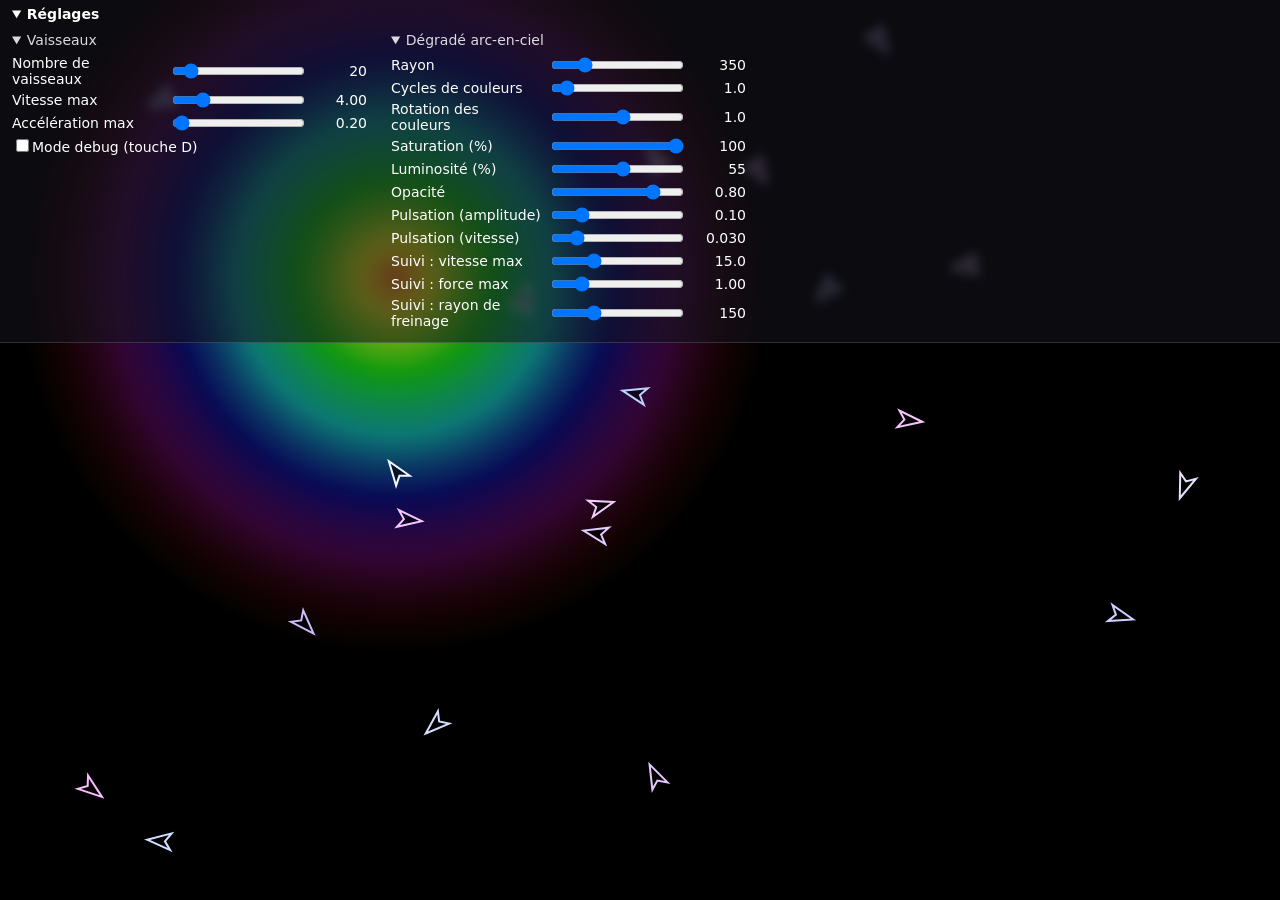
<file: 5-VaisseauxArcEnCiel/index.html>
<!DOCTYPE html>
<html lang="fr">
  <head>
    <meta charset="utf-8" />
    <meta name="viewport" content="width=device-width, initial-scale=1.0">

    <title>Vaisseaux arc-en-ciel</title>

    <link rel="stylesheet" type="text/css" href="style.css">

    <!-- 1. Bibliothèques -->
    <script src="libraries/p5.min.js"></script>
    <!-- 2. Utilitaires, interface, puis classe de base -->
    <script src="utils.js"></script>
    <script src="ControlPanel.js"></script>
    <script src="Vehicle.js"></script>
    <!-- 3. Sous-classes (toujours APRÈS leur classe parente) -->
    <script src="Ship.js"></script>
    <script src="RainbowGradient.js"></script>
    <!-- 4. Sketch en dernier -->
    <script src="sketch.js"></script>
  </head>
  <body>
  </body>
</html>
</file>
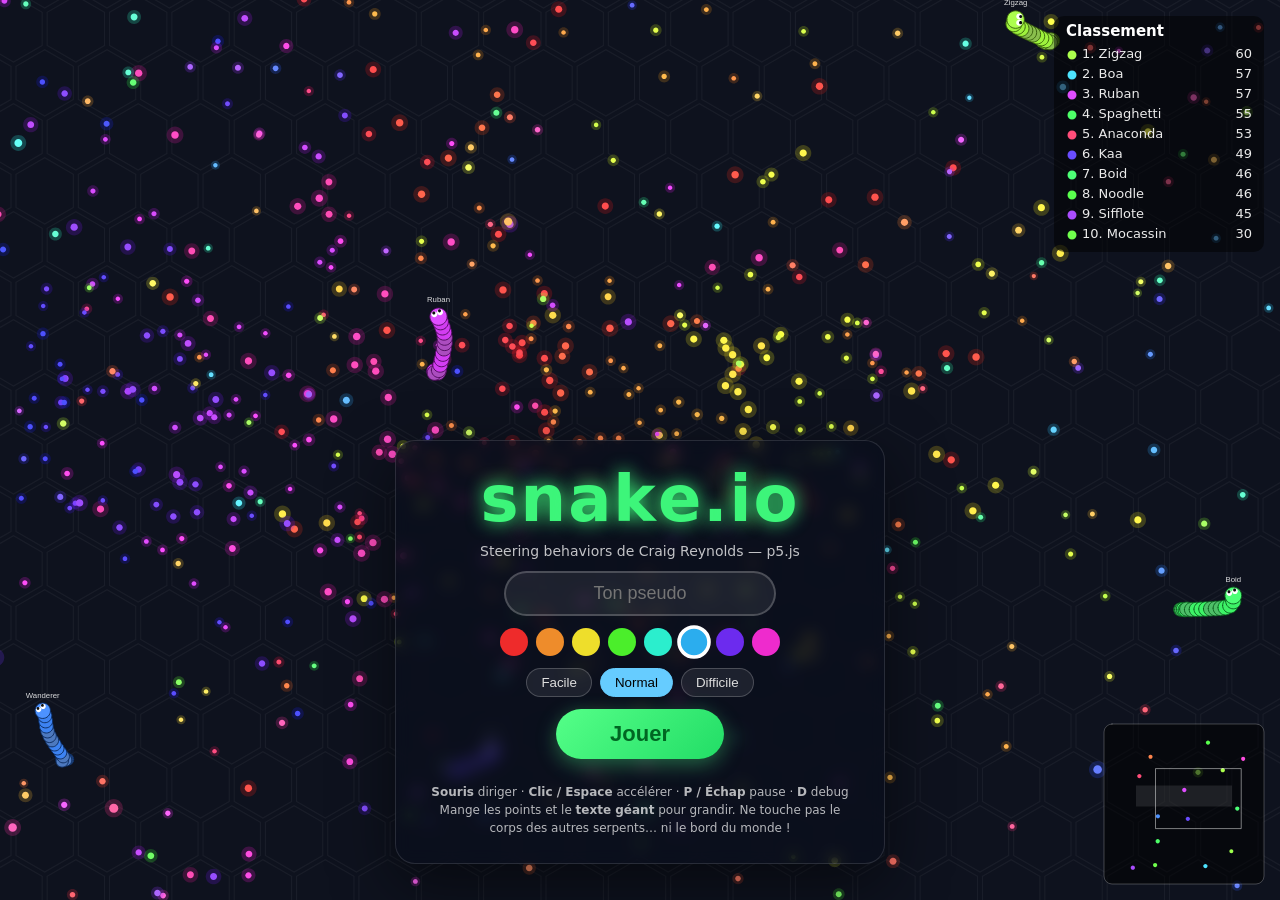
<file: 6-SnakeIO/index.html>
<!DOCTYPE html>
<html lang="fr">
  <head>
    <meta charset="utf-8" />
    <meta name="viewport" content="width=device-width, initial-scale=1.0">

    <title>Snake.io — Steering Behaviors</title>

    <link rel="stylesheet" type="text/css" href="style.css">

    <!-- 1. Bibliothèques -->
    <script src="libraries/p5.min.js"></script>
    <!-- 2. Utilitaires puis classe de base -->
    <script src="utils.js"></script>
    <script src="Vehicle.js"></script>
    <!-- 3. Sous-classes (toujours APRÈS leur classe parente) -->
    <script src="Segment.js"></script>
    <script src="Snake.js"></script>
    <script src="PlayerSnake.js"></script>
    <script src="BotSnake.js"></script>
    <script src="Food.js"></script>
    <script src="TextFood.js"></script>
    <script src="Camera.js"></script>
    <script src="ScorePopup.js"></script>
    <!-- 4. Gestionnaires et interface (pas des Vehicle) -->
    <script src="AnimatedText.js"></script>
    <script src="ControlPanel.js"></script>
    <script src="Menu.js"></script>
    <script src="PauseScreen.js"></script>
    <script src="GameOverScreen.js"></script>
    <script src="Hud.js"></script>
    <script src="Game.js"></script>
    <!-- 5. Sketch en dernier -->
    <script src="sketch.js"></script>
  </head>
  <body>
  </body>
</html>
</file>
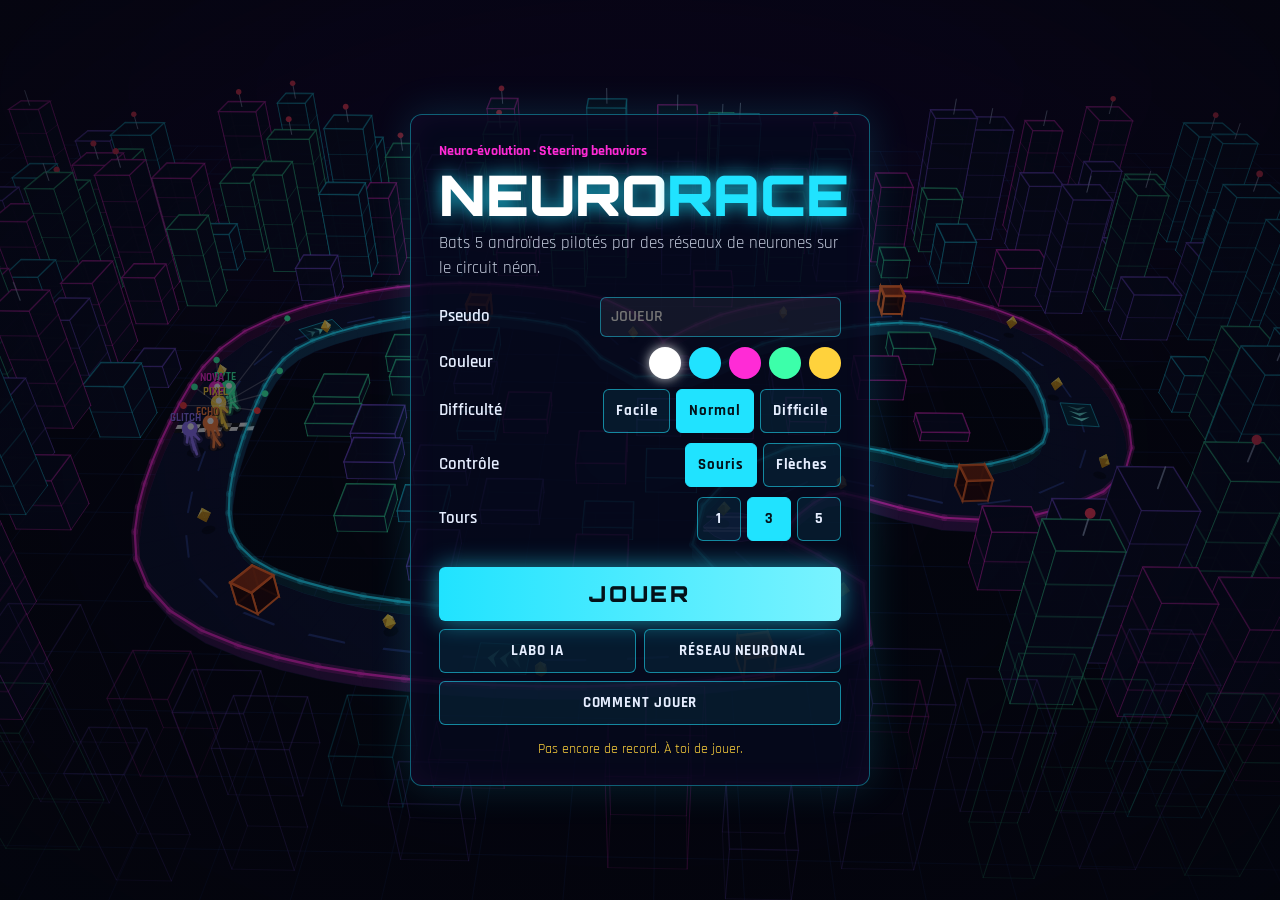
<file: 7-NeuroRace/index.html>
<!DOCTYPE html>
<html lang="fr">
<head>
  <meta charset="UTF-8">
  <meta name="viewport" content="width=device-width, initial-scale=1.0">
  <title>Neuro Race</title>
  <link rel="preconnect" href="https://fonts.googleapis.com">
  <link href="https://fonts.googleapis.com/css2?family=Orbitron:wght@500;700;900&family=Rajdhani:wght@500;600;700&display=swap" rel="stylesheet">
  <link rel="stylesheet" href="style.css">
</head>
<body>
  <div id="stage"></div>

  <!-- MENU PRINCIPAL -->
  <section id="menu" class="screen">
    <div class="menuBox">
      <p class="kicker">Neuro-évolution · Steering behaviors</p>
      <h1>NEURO<span>RACE</span></h1>
      <p class="tag">Bats 5 androïdes pilotés par des réseaux de neurones sur le circuit néon.</p>

      <label class="field">Pseudo <input id="name" type="text" maxlength="10" placeholder="JOUEUR" autocomplete="off"></label>
      <div class="field">Couleur <div id="swatches"></div></div>
      <div class="field">Difficulté
        <div class="choice" id="diff">
          <button data-v="facile">Facile</button><button data-v="normal" class="on">Normal</button><button data-v="difficile">Difficile</button>
        </div>
      </div>
      <div class="field">Contrôle
        <div class="choice" id="ctrl">
          <button data-v="mouse" class="on">Souris</button><button data-v="keys">Flèches</button>
        </div>
      </div>
      <div class="field">Tours
        <div class="choice" id="laps">
          <button data-v="1">1</button><button data-v="3" class="on">3</button><button data-v="5">5</button>
        </div>
      </div>

      <button id="playBtn" class="big">JOUER</button>
      <div class="row">
        <button id="labBtn">LABO IA</button>
        <button id="neuroBtn">RÉSEAU NEURONAL</button>
      </div>
      <div class="row" style="margin-top:8px"><button id="howBtn">COMMENT JOUER</button></div>
      <div id="how">
        <p><b>Souris</b> : ton androïde court vers le pointeur, montre-lui où aller. <b>Flèches</b> : ↑ ↓ ← → = direction à l'écran, <b>Espace</b> freine. Les murs te font glisser, seuls les blocs orange t'étourdissent.</p>
        <p><b>V</b> caméra 3D / dessus / poursuite · <b>N</b> afficher le cerveau du meilleur rival · <b>Échap</b> pause · <b>D</b> debug · molette : zoom.</p>
        <p>Flèches cyan = <b>turbo</b>. Zones violettes = <b>bug</b>, tu ralentis. Blocs orange = <b>pare-feu</b> : crash et 40 frames d'étourdissement. Ramasse les cristaux de <b>data</b>.</p>
        <p>Les rivaux voient la piste avec 7 <b>rayons-capteurs</b>. Leur réseau (8 → 12 → 2) choisit direction et vitesse. Ils ont appris par <b>algorithme génétique</b>, comme les voitures de 9-VoitureSuitCircuit. Dans le <b>Labo IA</b>, tu entraînes ta propre IA puis tu cours contre elle.</p>
      </div>
      <p id="record"></p>
    </div>
  </section>

  <!-- RÉGLAGES DU RÉSEAU NEURONAL -->
  <section id="neuro" class="screen hidden">
    <div class="menuBox wide">
      <h2>RÉSEAU NEURONAL</h2>
      <p class="tag">Règle le cerveau et l'évolution des coureurs du <b>Labo IA</b>, puis entraîne-les et cours contre « Mon IA ». Les rivaux de la course gardent leurs cerveaux pré-entraînés.</p>
      <canvas id="neuroCanvas" width="500" height="170"></canvas>
      <p id="neuroSummary"></p>
      <div id="neuroForm"></div>
      <button id="neuroGo" class="big">LANCER LE LABO</button>
      <div class="row"><button id="neuroReset">PAR DÉFAUT</button><button id="neuroBack">RETOUR</button></div>
    </div>
  </section>

  <!-- PAUSE -->
  <section id="pause" class="screen hidden">
    <div class="menuBox small">
      <h2>PAUSE</h2>
      <button id="resumeBtn" class="big">REPRENDRE</button>
      <div class="row"><button id="restartBtn">RECOMMENCER</button><button id="quitBtn">MENU</button></div>
    </div>
  </section>

  <!-- RÉSULTATS -->
  <section id="results" class="screen hidden">
    <div class="menuBox small">
      <h2 id="resTitle">VICTOIRE !</h2>
      <p id="resSub" class="tag"></p>
      <table><tbody id="resTable"></tbody></table>
      <button id="againBtn" class="big">REJOUER</button>
      <div class="row"><button id="menuBtn2">MENU</button></div>
    </div>
  </section>

  <!-- BARRE DU LABO IA -->
  <section id="labBar" class="hidden">
    <label>Vitesse d'entraînement <input id="labSpeed" type="range" min="1" max="20" value="1"> <b id="labSpeedVal">1×</b></label>
    <button id="raceMine">Courir contre mon IA</button>
    <button id="saveBrain">Sauvegarder</button>
    <button id="loadBrain">Charger</button>
    <button id="labNeuro">Réglages IA</button>
    <button id="resetLab">Recommencer</button>
    <button id="labMenu">Menu</button>
    <span id="labMsg"></span>
  </section>

  <!-- PANNEAU DEBUG (touche D) -->
  <section id="debugPanel" class="hidden">
    <header>DEBUG <button id="dbClose" aria-label="Fermer">×</button></header>
    <label><input type="checkbox" id="dbRays"> Rayons-capteurs</label>
    <label><input type="checkbox" id="dbCps"> Checkpoints</label>
    <label><input type="checkbox" id="dbVec"> Vecteurs vitesse</label>
    <label><input type="checkbox" id="dbNN" checked> Réseau de neurones (Labo)</label>
    <label><input type="checkbox" id="dbCity" checked> Ville en 3D</label>
    <label>Taux de mutation <b id="dbMutVal"></b><input type="range" id="dbMut" min="0" max="0.5" step="0.01" value="0.1"></label>
    <label>Nombre de rivaux <b id="dbRivalsVal"></b><input type="range" id="dbRivals" min="1" max="5" step="1" value="5"></label>
    <label>Vitesse des rivaux <b id="dbSpeedVal"></b><input type="range" id="dbSpeed" min="0.7" max="1.2" step="0.01" value="1"></label>
  </section>

  <!-- COMMANDES TACTILES -->
  <div id="touch" style="display:none">
    <button id="tLeft" aria-label="Gauche">◀</button>
    <span class="mid"><button id="tUp" aria-label="Haut">▲</button><button id="tBrake" aria-label="Freiner">■</button><button id="tDown" aria-label="Bas">▼</button></span>
    <button id="tRight" aria-label="Droite">▶</button>
  </div>

  <script src="libraries/p5.min.js"></script>
  <script src="config.js"></script>
  <script src="brains.js"></script>
  <script src="Vehicle.js"></script>
  <script src="NeuralNetwork.js"></script>
  <script src="Boundary.js"></script>
  <script src="Ray.js"></script>
  <script src="Obstacle.js"></script>
  <script src="BoostPad.js"></script>
  <script src="GlitchField.js"></script>
  <script src="DataShard.js"></script>
  <script src="Building.js"></script>
  <script src="WallSegment.js"></script>
  <script src="Track.js"></script>
  <script src="Runner.js"></script>
  <script src="PlayerRunner.js"></script>
  <script src="Particle.js"></script>
  <script src="ScorePopup.js"></script>
  <script src="Population.js"></script>
  <script src="CameraRig.js"></script>
  <script src="Renderer3D.js"></script>
  <script src="sfx.js"></script>
  <script src="Hud.js"></script>
  <script src="Menu.js"></script>
  <script src="PauseScreen.js"></script>
  <script src="ResultsScreen.js"></script>
  <script src="LabScreen.js"></script>
  <script src="ControlPanel.js"></script>
  <script src="NeuroSettings.js"></script>
  <script src="Game.js"></script>
  <script src="sketch.js"></script>
</body>
</html>
</file>
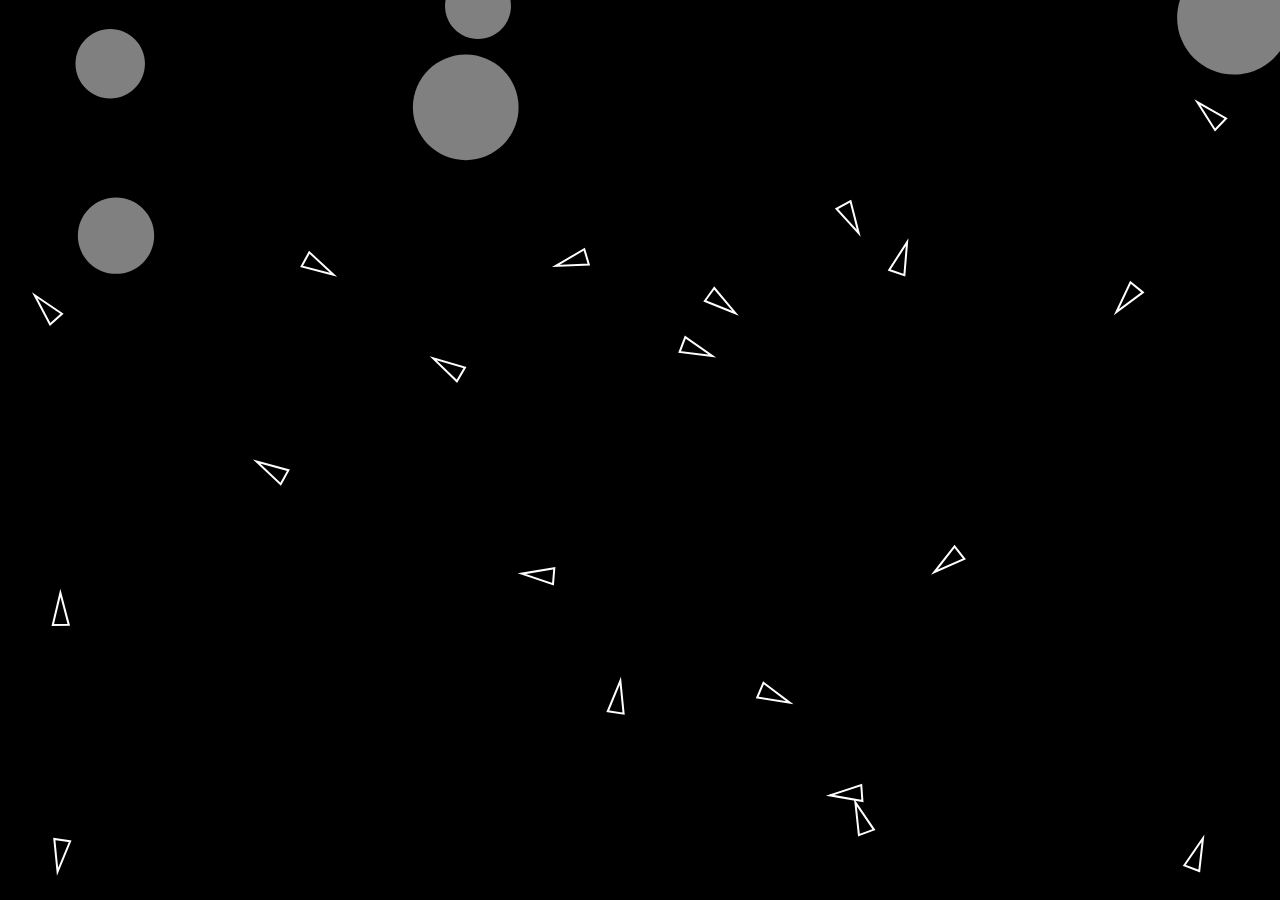
<file: _template/index.html>
<!DOCTYPE html>
<html lang="fr">
  <head>
    <meta charset="utf-8" />
    <meta name="viewport" content="width=device-width, initial-scale=1.0">

    <title>Template Steering Behaviors</title>

    <link rel="stylesheet" type="text/css" href="style.css">

    <!-- 1. Bibliothèques -->
    <script src="libraries/p5.min.js"></script>
    <!-- 2. Utilitaires puis classe de base -->
    <script src="utils.js"></script>
    <script src="Vehicle.js"></script>
    <!-- 3. Sous-classes (toujours APRÈS leur classe parente) -->
    <script src="Obstacle.js"></script>
    <!-- 4. Sketch en dernier -->
    <script src="sketch.js"></script>
  </head>
  <body>
  </body>
</html>
</file>
<file: 5-VaisseauxArcEnCiel/style.css>
html, body {
  margin: 0;
  padding: 0;
  background: #000;
  font-family: system-ui, sans-serif;
}

canvas {
  display: block;
}

/* Panneau de réglages : haut de l'écran, semi-transparent, repliable. */
.control-panel {
  position: fixed;
  top: 0;
  left: 0;
  right: 0;
  z-index: 10;
  color: #fff;
  font-size: 14px;
  background: rgba(20, 20, 30, 0.55);
  backdrop-filter: blur(6px);
  border-bottom: 1px solid rgba(255, 255, 255, 0.15);
}

.control-panel > summary {
  cursor: pointer;
  padding: 6px 12px;
  font-weight: 600;
  user-select: none;
}

.control-panel-body {
  display: flex;
  flex-wrap: wrap;
  gap: 8px 24px;
  padding: 0 12px 10px;
  max-height: 60vh;
  overflow-y: auto;
}

.control-section {
  min-width: 300px;
}

.control-section > summary {
  cursor: pointer;
  padding: 4px 0;
  opacity: 0.85;
  user-select: none;
}

.control-row {
  display: grid;
  grid-template-columns: 150px 1fr 56px;
  align-items: center;
  gap: 8px;
  margin: 3px 0;
}

.control-row input[type="range"] {
  width: 100%;
}

.control-value {
  text-align: right;
  font-variant-numeric: tabular-nums;
}

/* La case à cocher de p5 est un <div> contenant <input> + <label>. */
.control-checkbox {
  display: flex;
  gap: 6px;
}

.control-checkbox label {
  cursor: pointer;
}
</file>
<file: 6-SnakeIO/style.css>
html, body {
  margin: 0;
  padding: 0;
  overflow: hidden;
  background: #0e1220;
  font-family: system-ui, sans-serif;
}

canvas {
  display: block;
  cursor: crosshair;
}

.hidden {
  display: none !important;
}

/* ------------------------------------------------------------------ */
/* Écrans (menu, pause, fin de partie) posés par-dessus le canevas.   */
/* ------------------------------------------------------------------ */
.overlay {
  position: fixed;
  left: 50%;
  top: 50%;
  transform: translate(-50%, -50%);
  z-index: 20;
  display: flex;
  flex-direction: column;
  align-items: center;
  gap: 12px;
  padding: 26px 34px;
  min-width: 340px;
  color: #fff;
  text-align: center;
  background: rgba(10, 14, 28, 0.72);
  backdrop-filter: blur(8px);
  border: 1px solid rgba(255, 255, 255, 0.12);
  border-radius: 20px;
  box-shadow: 0 20px 60px rgba(0, 0, 0, 0.5);
}

.menu {
  top: auto;
  bottom: 4vh;
  transform: translateX(-50%);
}

.overlay h2 {
  margin: 0;
  font-size: 40px;
}

/* Titre animé : chaque lettre ondule et change de couleur. */
.menu-title {
  font-size: 64px;
  font-weight: 900;
  letter-spacing: 2px;
  line-height: 1;
}

.menu-title span {
  display: inline-block;
  animation: wave 1.6s ease-in-out infinite, hue 4s linear infinite;
  color: hsl(140, 90%, 60%);
  text-shadow: 0 0 18px currentColor;
}

@keyframes wave {
  0%, 100% { transform: translateY(0) rotate(0deg); }
  25% { transform: translateY(-12px) rotate(-6deg); }
  75% { transform: translateY(6px) rotate(4deg); }
}

@keyframes hue {
  0% { filter: hue-rotate(0deg); }
  100% { filter: hue-rotate(360deg); }
}

.menu-subtitle {
  margin: 0;
  opacity: 0.75;
  font-size: 14px;
}

.menu-input {
  width: 240px;
  padding: 10px 14px;
  font-size: 18px;
  text-align: center;
  color: #fff;
  background: rgba(255, 255, 255, 0.08);
  border: 2px solid rgba(255, 255, 255, 0.2);
  border-radius: 30px;
  outline: none;
}

.menu-input:focus {
  border-color: #6cf;
}

.menu-colors, .menu-levels {
  display: flex;
  gap: 8px;
}

.swatch {
  width: 28px;
  height: 28px;
  border-radius: 50%;
  border: 3px solid transparent;
  cursor: pointer;
  transition: transform 0.15s;
}

.swatch:hover {
  transform: scale(1.15);
}

.swatch.selected {
  border-color: #fff;
  transform: scale(1.2);
}

.level, .secondary {
  padding: 6px 14px;
  color: #ddd;
  background: rgba(255, 255, 255, 0.08);
  border: 1px solid rgba(255, 255, 255, 0.2);
  border-radius: 20px;
  cursor: pointer;
}

.level.selected {
  color: #000;
  background: #6cf;
  border-color: #6cf;
}

.menu-play {
  padding: 12px 54px;
  font-size: 22px;
  font-weight: 800;
  color: #062;
  background: linear-gradient(135deg, #5f8, #2d6);
  border: none;
  border-radius: 40px;
  cursor: pointer;
  box-shadow: 0 6px 20px rgba(80, 255, 140, 0.35);
  transition: transform 0.15s;
}

.menu-play:hover {
  transform: scale(1.06);
}

.menu-best {
  margin: 0;
  color: #fd6;
}

.menu-help {
  margin: 0;
  max-width: 420px;
  font-size: 12px;
  line-height: 1.5;
  opacity: 0.7;
}

.stats {
  display: grid;
  grid-template-columns: repeat(3, 1fr);
  gap: 10px;
  margin: 6px 0;
}

.stats div {
  display: flex;
  flex-direction: column;
  padding: 8px 12px;
  background: rgba(255, 255, 255, 0.06);
  border-radius: 10px;
}

.stats span {
  font-size: 11px;
  opacity: 0.7;
}

.stats b {
  font-size: 22px;
}

/* ------------------------------------------------------------------ */
/* Panneau de réglages : haut de l'écran, semi-transparent, repliable. */
.control-panel {
  position: fixed;
  top: 0;
  left: 0;
  width: 380px;
  z-index: 10;
  color: #fff;
  font-size: 14px;
  background: rgba(20, 20, 30, 0.55);
  backdrop-filter: blur(6px);
  border-bottom: 1px solid rgba(255, 255, 255, 0.15);
}

.control-panel > summary {
  cursor: pointer;
  padding: 6px 12px;
  font-weight: 600;
  user-select: none;
}

.control-panel-body {
  display: flex;
  flex-wrap: wrap;
  gap: 8px 24px;
  padding: 0 12px 10px;
  max-height: 60vh;
  overflow-y: auto;
}

.control-section {
  min-width: 300px;
}

.control-section > summary {
  cursor: pointer;
  padding: 4px 0;
  opacity: 0.85;
  user-select: none;
}

.control-row {
  display: grid;
  grid-template-columns: 150px 1fr 56px;
  align-items: center;
  gap: 8px;
  margin: 3px 0;
}

.control-row input[type="range"] {
  width: 100%;
}

.control-value {
  text-align: right;
  font-variant-numeric: tabular-nums;
}

/* La case à cocher de p5 est un <div> contenant <input> + <label>. */
.control-checkbox {
  display: flex;
  gap: 6px;
}

.control-checkbox label {
  cursor: pointer;
}
</file>
<file: 7-NeuroRace/style.css>
/* Neuro Race — interface néon (Orbitron + Rajdhani) */
:root { --cyan: #20e3ff; --pink: #ff2bd6; --gold: #ffd23c; --ink: #e6eeff; --panel: rgba(6, 10, 30, .86); }
* { box-sizing: border-box; }
html, body { margin: 0; height: 100%; background: #04050e; color: var(--ink); font: 17px/1.45 Rajdhani, system-ui, sans-serif; overflow: hidden; }
#stage canvas { display: block; }
.hidden { display: none !important; }
button { font: 700 15px Rajdhani, sans-serif; letter-spacing: .06em; color: var(--ink); background: rgba(32, 227, 255, .08);
  border: 1px solid rgba(32, 227, 255, .55); border-radius: 6px; min-height: 44px; padding: 0 16px; cursor: pointer; transition: background .15s, box-shadow .15s; }
button:hover { background: rgba(32, 227, 255, .2); box-shadow: 0 0 14px rgba(32, 227, 255, .45); }
button:focus-visible, input:focus-visible { outline: 2px solid var(--gold); outline-offset: 2px; }

.screen { position: fixed; inset: 0; display: flex; flex-direction: column; padding: 16px; overflow-y: auto;
  background: radial-gradient(ellipse at center, rgba(4, 5, 14, .35), rgba(4, 5, 14, .8)); }
.menuBox { margin: auto; flex: none; width: min(460px, 100%); background: var(--panel); border: 1px solid rgba(32, 227, 255, .4); border-radius: 12px;
  padding: 26px 28px; box-shadow: 0 0 40px rgba(32, 227, 255, .15), inset 0 0 30px rgba(255, 43, 214, .06); }
.menuBox.small { width: min(400px, 100%); text-align: center; }
.kicker { margin: 0; color: var(--pink); font-weight: 700; font-size: 14px; }
h1 { font: 900 clamp(40px, 9vw, 56px)/1 Orbitron, sans-serif; margin: 6px 0 8px; color: #fff;
  text-shadow: 0 0 18px rgba(32, 227, 255, .8); }
h1 span { color: var(--cyan); }
h2 { font: 900 34px/1.1 Orbitron, sans-serif; margin: 0 0 8px; color: var(--cyan); text-shadow: 0 0 14px rgba(32, 227, 255, .7); }
.tag { margin: 0 0 16px; opacity: .85; }
.field { display: flex; align-items: center; justify-content: space-between; gap: 12px; margin: 10px 0; font-weight: 600; }
.field input[type=text] { width: 60%; min-height: 40px; font: 600 16px Rajdhani, sans-serif; color: #fff; background: rgba(255, 255, 255, .06);
  border: 1px solid rgba(32, 227, 255, .45); border-radius: 6px; padding: 0 10px; text-transform: uppercase; }
#swatches { display: flex; gap: 8px; }
.swatch { width: 32px; min-height: 32px; height: 32px; padding: 0; border-radius: 50%; border: 2px solid transparent; }
.swatch.on { border-color: #fff; box-shadow: 0 0 12px rgba(255, 255, 255, .8); }
.choice { display: flex; gap: 6px; }
.choice button { min-width: 44px; padding: 0 12px; }
.choice button.on, .swatch.on { background-clip: padding-box; }
.choice button.on { background: var(--cyan); color: #04121a; border-color: var(--cyan); }
.big { width: 100%; margin: 16px 0 8px; min-height: 54px; font: 900 22px Orbitron, sans-serif; letter-spacing: .12em; color: #04121a;
  background: linear-gradient(90deg, var(--cyan), #7af3ff); border: 0; box-shadow: 0 0 24px rgba(32, 227, 255, .6); }
.big:hover { background: linear-gradient(90deg, #7af3ff, var(--cyan)); }
.row { display: flex; gap: 8px; }
.row button { flex: 1; }
#how { display: none; margin-top: 12px; font-size: 15px; border-top: 1px solid rgba(32, 227, 255, .25); padding-top: 8px; }
#how.open { display: block; }
#how p { margin: 6px 0; }
#record { margin: 14px 0 0; font-size: 14px; color: var(--gold); text-align: center; }
table { width: 100%; border-collapse: collapse; margin: 8px 0; text-align: left; }
td { padding: 6px 8px; border-bottom: 1px solid rgba(255, 255, 255, .08); }
td:last-child { text-align: right; font-variant-numeric: tabular-nums; }
tr.me td { color: #fff; font-weight: 700; background: rgba(32, 227, 255, .1); }
td i { display: inline-block; width: 10px; height: 10px; border-radius: 50%; margin-right: 8px; }

#labBar { position: fixed; left: 50%; bottom: 14px; transform: translateX(-50%); display: flex; flex-wrap: wrap; gap: 8px; align-items: center;
  justify-content: center; background: var(--panel); border: 1px solid rgba(32, 227, 255, .4); border-radius: 10px; padding: 8px 12px; max-width: calc(100% - 24px); }
#labBar label { display: flex; align-items: center; gap: 8px; font-weight: 600; }
#labMsg { color: var(--gold); font-weight: 700; }
input[type=range] { accent-color: var(--cyan); }

#debugPanel { position: fixed; top: 222px; right: 16px; width: 250px; background: rgba(30, 4, 10, .88); border: 1px solid rgba(255, 70, 70, .6);
  border-radius: 8px; padding: 10px 14px; font-size: 15px; }
#debugPanel header { display: flex; justify-content: space-between; align-items: center; font: 700 14px Orbitron, sans-serif; color: #ff5a5a; }
#debugPanel header button { min-height: 30px; padding: 0 10px; border-color: rgba(255, 70, 70, .6); }
#debugPanel label { display: block; margin: 6px 0; }
#debugPanel input[type=range] { width: 100%; accent-color: #ff5a5a; }

#touch { position: fixed; bottom: 70px; left: 0; right: 0; display: flex; justify-content: space-between; padding: 0 16px; pointer-events: none; }
#touch button { pointer-events: auto; width: 76px; height: 76px; font-size: 28px; border-radius: 50%; background: rgba(6, 10, 30, .6); touch-action: none; user-select: none; -webkit-user-select: none; }
@media (hover: hover) and (pointer: fine) { #touch { visibility: hidden; } }

/* menu Réseau neuronal */
.menuBox.wide { width: min(560px, 100%); }
#neuroCanvas { display: block; width: 100%; height: auto; background: rgba(32, 227, 255, .04); border: 1px solid rgba(32, 227, 255, .25); border-radius: 8px; }
#neuroSummary { margin: 8px 0 4px; text-align: center; color: var(--gold); }
#neuroForm h3 { font: 700 13px Orbitron, sans-serif; color: var(--pink); margin: 16px 0 4px; letter-spacing: .08em; }
.nrow { display: flex; align-items: center; justify-content: space-between; gap: 12px; min-height: 44px; border-bottom: 1px solid rgba(255, 255, 255, .06); }
.nrow > span { font-weight: 600; }
.rng { display: flex; align-items: center; gap: 10px; width: 55%; }
.rng input { flex: 1; min-width: 0; height: 32px; }
.rng b { width: 4.2em; text-align: right; font-variant-numeric: tabular-nums; color: #fff; }
.toggle { min-width: 70px; }
.toggle.on { background: var(--cyan); color: #04121a; }
.presets { display: flex; flex-wrap: wrap; gap: 6px; margin-top: 10px; }
.presets button { flex: 1 1 auto; font-size: 14px; padding: 0 10px; border-color: rgba(255, 43, 214, .6); background: rgba(255, 43, 214, .08); }
@media (max-width: 520px) { .rng { width: 60%; } .nrow > span { font-size: 15px; } }

#touch .mid { display: flex; gap: 6px; align-items: flex-end; pointer-events: none; }
#touch .mid button { width: 60px; height: 60px; font-size: 22px; }
</file>
<file: _template/style.css>
html, body {
  margin: 0;
  padding: 0;
}

canvas {
  display: block;
}
</file>
